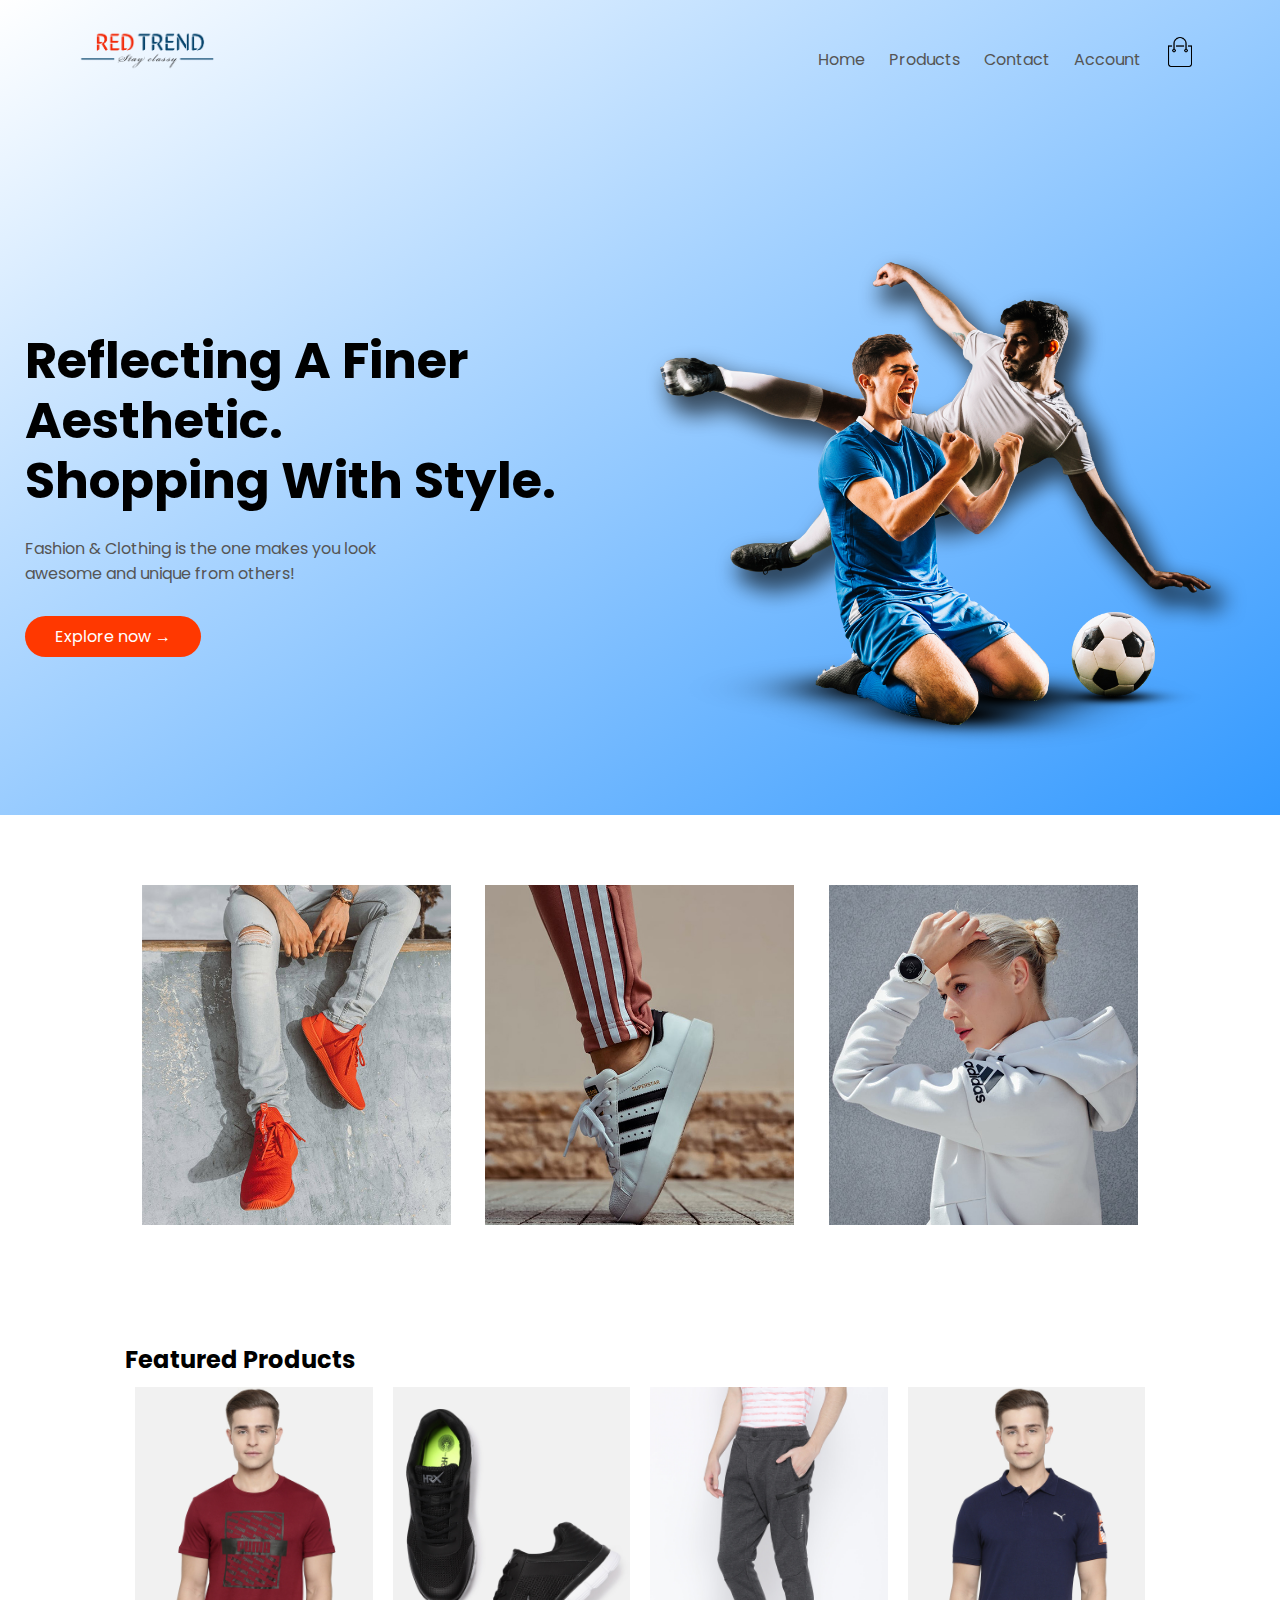
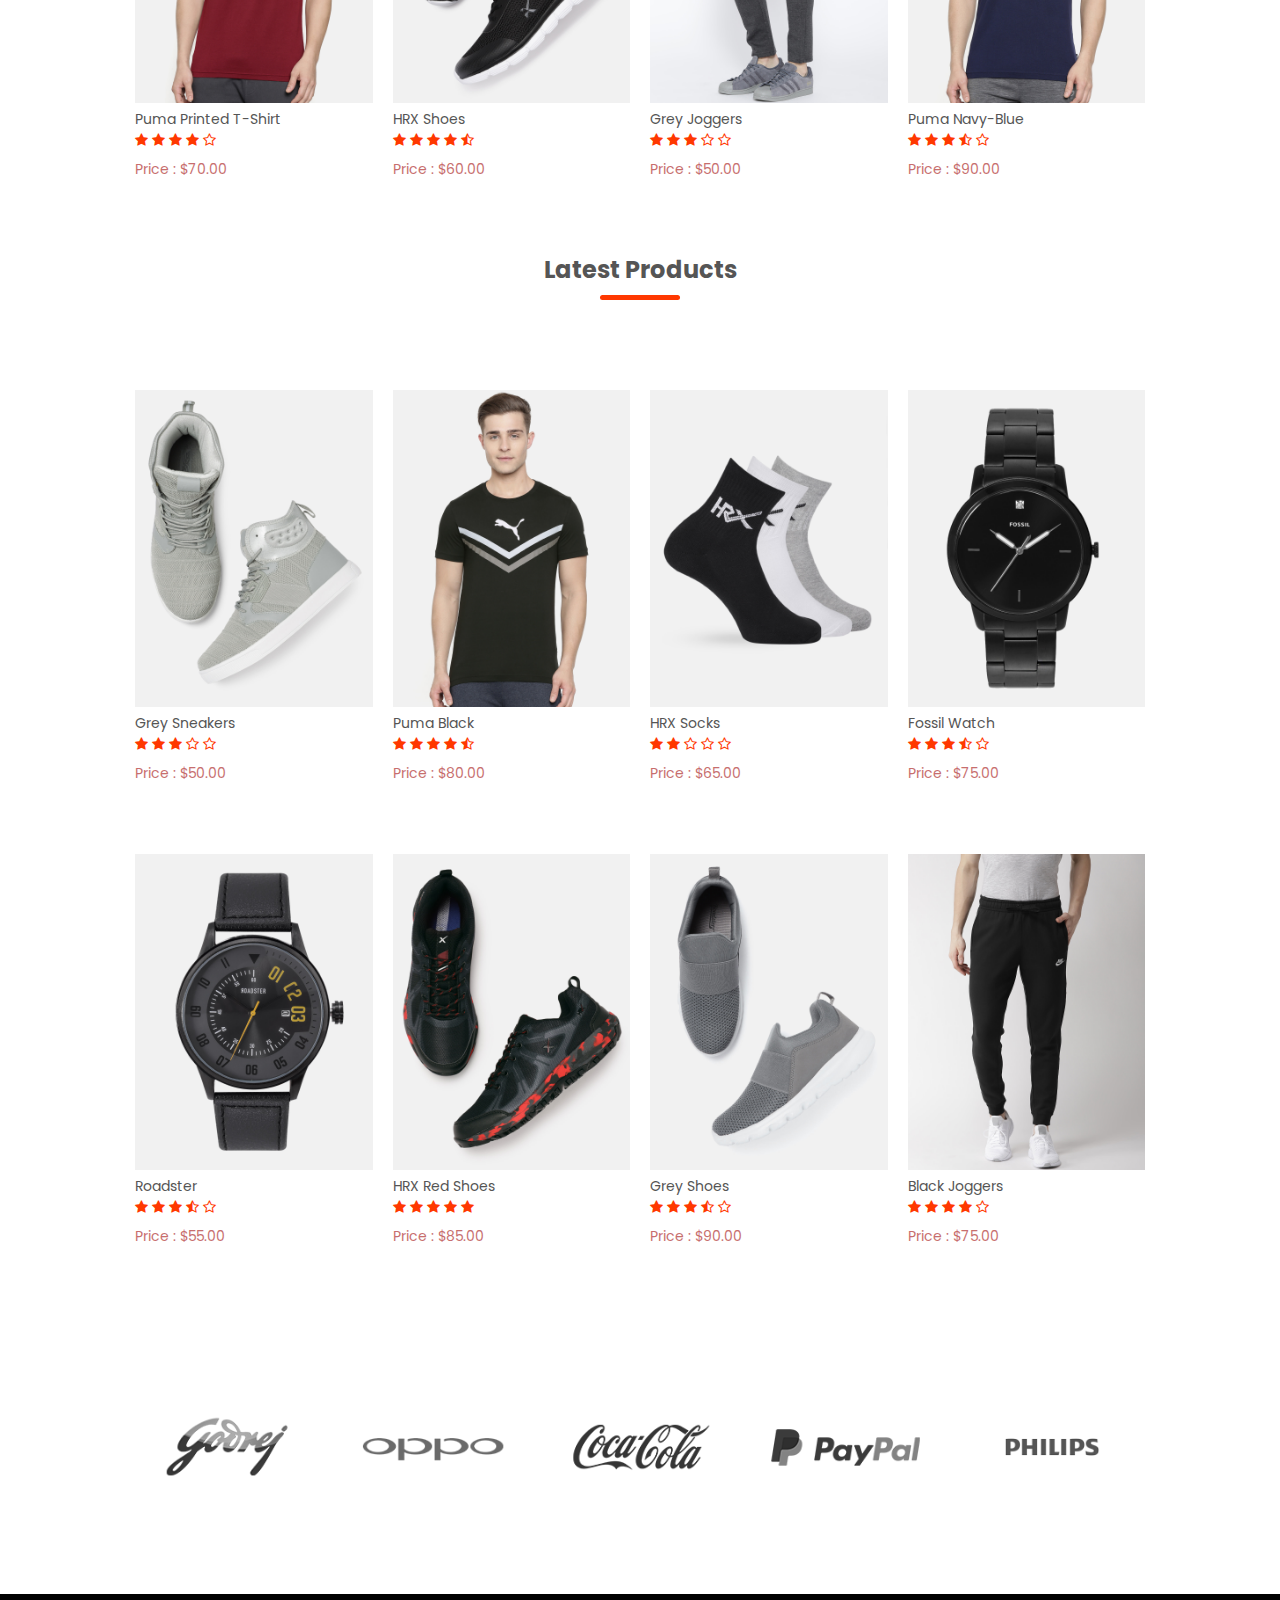
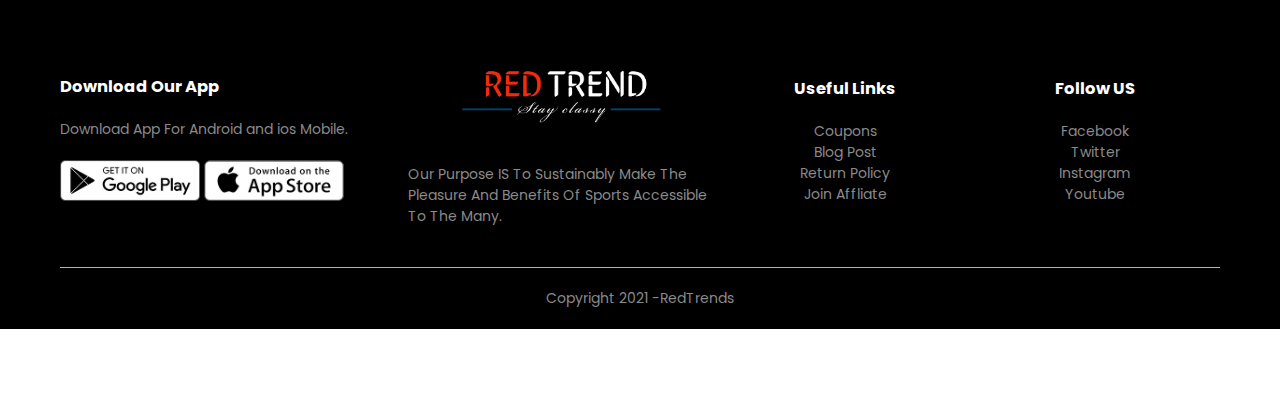
<file: index.html>
<!DOCTYPE html>
<html lang="en">
<head>
    <meta charset="UTF-8">
    <link rel="manifest" href="manifest.json" />
    <meta name="viewport" content="width=device-width, initial-scale=1.0">
    <title>RedTrend | Ecommerce Website </title>
    <link rel="preconnect" href="https://fonts.gstatic.com">
    <link href="https://fonts.googleapis.com/css2?family=Poppins:wght@200;300;400;500;600;700&display=swap" rel="stylesheet">
    <link rel="stylesheet" href="https://stackpath.bootstrapcdn.com/font-awesome/4.7.0/css/font-awesome.min.css">
    <script src="https://ajax.googleapis.com/ajax/libs/jquery/3.5.1/jquery.min.js"></script>
     <!-- font awesome icon -->
    <link rel="stylesheet" href="https://cdnjs.cloudflare.com/ajax/libs/font-awesome/4.7.0/css/font-awesome.min.css">
    <!-- css file -->
    <link rel="stylesheet" href="site.css">
    <link rel="stylesheet" href="app.css">
    <meta name="google-site-verification" content="JaQqbI0APfsz_JIimwzlle5bIM4B2p6N11xTRb55aQE" />
</head>

<body>
<div class="header">
    <div class="container" id="r">
        <div class="navbar">
            <div class="logo">
                <a href="index.html"><img src="images/logo1.png" width="200px"></a>
            </div>
            <nav>
                <div class="logo" id="logo"></div>
                <div class="access">
                    <ul id="MenuItems">
                        <li><a href="index.html">Home</a></li>
                        <li><a href="#" id="prod">Products</a></li>
                        <li><a href="contact.html">Contact</a></li>
                        <li><a href="account.html">Account</a></li>
                        <li><a href="#" id="cart"><img src="images/cart.png" width="30px" height="30px"></a><li>
                    </ul>
                    
                    <!-- <a href="#" id="cart"><i class="fa fa-shopping-cart"></i></a> -->
                </div>      
            </nav>         
            <img src="images/menu.png" class="menu-icon" 
            onclick="menutoggle()">
        </div>
        <div class="row" id="r1">
            <div class="col-2">
                <h1>Reflecting A Finer Aesthetic.<br>Shopping With Style.</h1>
                <p>Fashion & Clothing is the one makes you look <br>awesome and unique from others!</p>
                <a href="#" class="btn" id="prod1">Explore now &#8594;</a>
            </div>
            <div class="col-2">
                <img src="images/image1.png">
            </div>
        </div>
    </div>
</div>

<script>
$(document).ready(function() {
$("#prod").click(function() {
     $('html, body').animate({
         scrollTop: $("#main").offset().top
     }, 1500);
 });
}); 


$(document).ready(function() {
$("#prod1").click(function() {
     $('html, body').animate({
         scrollTop: $("#category").offset().top
     }, 1500);
 });
}); 
</script>

<!---------------features categories-------------->

<div class="categories" id="category">
    <div class="small-container">
       <div class="row">
           <div class="col-3">
               <img src="images/category-1.jpg">
           </div>
           <div class="col-3">
              <img src="images/category-2.jpg">
           </div>
           <div class="col-3">
              <img src="images/category-3.jpg">
           </div>
          </div>
    </div>
</div>  



<!-- main section -->
<main id="main" >

<!-- all categories -->
<section class="categories">
<div class="small-container">
        <h2 id="title">Featured Products</h2>
    <div class="row">
        <div class="col-4 item-container" id="0">
            <div class="card-item">
                <img src="images/product-1.jpg" id="card-img">
                <h4>Puma Printed T-Shirt</h4>
            </div>
            <div class="rating">
               <i class="fa fa-star"></i>
               <i class="fa fa-star"></i>
               <i class="fa fa-star"></i>
               <i class="fa fa-star"></i>
               <i class="fa fa-star-o"></i>
            </div>
            <i class="fa fa-shopping-cart" id="add-to-cart"></i>
            <p id="item-price">Price : $70.00</p>
        </div>

        <div class="col-4 item-container" id="1">
            <div class="card-item">
                <img src="images/product-2.jpg" id="card-img">
                <h4 id="item-name">HRX Shoes</h4>
            </div>
            <div class="rating">
               <i class="fa fa-star"></i>
               <i class="fa fa-star"></i>
               <i class="fa fa-star"></i>
               <i class="fa fa-star"></i>
               <i class="fa fa-star-half-o"></i>
            </div>
            <i class="fa fa-shopping-cart" id="add-to-cart"></i>
            <p id="item-price">Price : $60.00</p>
        </div>

        <div class="col-4 item-container" id="2">
            <div class="card-item">
                <img src="images/product-3.jpg" id="card-img">
                <h4>Grey Joggers</h4>
            </div>
            <div class="rating">
               <i class="fa fa-star"></i>
               <i class="fa fa-star"></i>
               <i class="fa fa-star"></i>
               <i class="fa fa-star-o"></i>
               <i class="fa fa-star-o"></i>
            </div>
            <i class="fa fa-shopping-cart" id="add-to-cart"></i>
            <p id="item-price">Price : $50.00</p>
        </div>

        <div class="col-4 item-container" id="3">
            <div class="card-item">
                <img src="images/product-4.jpg" id="card-img">
                <h4>Puma Navy-Blue</h4>
            </div>
            <div class="rating">
               <i class="fa fa-star"></i>
               <i class="fa fa-star"></i>
               <i class="fa fa-star"></i>
               <i class="fa fa-star-half-o"></i>
               <i class="fa fa-star-o"></i>
            </div>
            <i class="fa fa-shopping-cart" id="add-to-cart"></i>
            <p id="item-price">Price : $90.00</p>
        </div>
    

        <h2 class="title">Latest Products</h2>
        <div class="row">
            <div class="col-4 item-container" id="4">
            <div class="card-item">
                <img src="images/product-5.jpg" id="card-img">
                <h4>Grey Sneakers</h4>
            </div>
                <div class="rating">
                   <i class="fa fa-star"></i>
                   <i class="fa fa-star"></i>
                   <i class="fa fa-star"></i>
                   <i class="fa fa-star-o"></i>
                   <i class="fa fa-star-o"></i>
                </div>
                <i class="fa fa-shopping-cart" id="add-to-cart"></i>
                <p id="item-price">Price : $50.00</p>
            </div>
            <div class="col-4 item-container" id="5">
            <div class="card-item">
               <img src="images/product-6.jpg" id="card-img">
               <h4>Puma Black</h4>
            </div>
               <div class="rating">
                  <i class="fa fa-star"></i>
                  <i class="fa fa-star"></i>
                  <i class="fa fa-star"></i>
                  <i class="fa fa-star"></i>
                  <i class="fa fa-star-half-o"></i>
               </div>
               <i class="fa fa-shopping-cart" id="add-to-cart"></i>
                <p id="item-price">Price : $80.00</p>
           </div>
           <div class="col-4 item-container" id="6">
            <div class="card-item"> 
               <img src="images/product-7.jpg" id="card-img">
               <h4>HRX Socks</h4>
            </div>
               <div class="rating">
                  <i class="fa fa-star"></i>
                  <i class="fa fa-star"></i>
                  <i class="fa fa-star-o"></i>
                  <i class="fa fa-star-o"></i>
                  <i class="fa fa-star-o"></i>
               </div>
               <i class="fa fa-shopping-cart" id="add-to-cart"></i>
                <p id="item-price">Price : $65.00</p>
           </div>
           <div class="col-4 item-container" id="7">
            <div class="card-item">
               <img src="images/product-8.jpg" id="card-img">
               <h4>Fossil Watch</h4>
            </div>
               <div class="rating">
                  <i class="fa fa-star"></i>
                  <i class="fa fa-star"></i>
                  <i class="fa fa-star"></i>
                  <i class="fa fa-star-half-o"></i>
                  <i class="fa fa-star-o"></i>
               </div>
               <i class="fa fa-shopping-cart" id="add-to-cart"></i>
                <p id="item-price">Price : $75.00</p>
           </div>
        </div>

        <div class="row">
            <div class="col-4 item-container" id="8">
            <div class="card-item">
                <img src="images/product-9.jpg" id="card-img">
                <h4>Roadster</h4>
            </div>
                <div class="rating">
                   <i class="fa fa-star"></i>
                   <i class="fa fa-star"></i>
                   <i class="fa fa-star"></i>
                   <i class="fa fa-star-half-o"></i>
                   <i class="fa fa-star-o"></i>
                </div>
                <i class="fa fa-shopping-cart" id="add-to-cart"></i>
                <p id="item-price">Price : $55.00</p>
            </div>
            <div class="col-4 item-container" id="9" >
                <div class="card-item">    
               <img src="images/product-10.jpg" id="card-img">
               <h4>HRX Red Shoes</h4>
               </div>
               <div class="rating">
                  <i class="fa fa-star"></i>
                  <i class="fa fa-star"></i>
                  <i class="fa fa-star"></i>
                  <i class="fa fa-star"></i>
                  <i class="fa fa-star"></i>
               </div>
               <i class="fa fa-shopping-cart" id="add-to-cart"></i>
                <p id="item-price">Price : $85.00</p>
           </div>
           <div class="col-4 item-container" id="10" >
            <div class="card-item">
               <img src="images/product-11.jpg"  id="card-img">
               <h4>Grey Shoes</h4>
            </div>
               <div class="rating">
                  <i class="fa fa-star"></i>
                  <i class="fa fa-star"></i>
                  <i class="fa fa-star"></i>
                  <i class="fa fa-star-half-o"></i>
                  <i class="fa fa-star-o"></i>
               </div>
               <i class="fa fa-shopping-cart" id="add-to-cart"></i>
                <p id="item-price">Price : $90.00</p>
           </div>
           <div class="col-4 item-container" id="11">
            <div class="card-item">
               <img src="images/product-12.jpg"  id="card-img">
               <h4>Black Joggers</h4>
            </div>
               <div class="rating">
                  <i class="fa fa-star"></i>
                  <i class="fa fa-star"></i>
                  <i class="fa fa-star"></i>
                  <i class="fa fa-star"></i>
                  <i class="fa fa-star-o"></i>
               </div>
               <i class="fa fa-shopping-cart" id="add-to-cart"></i>
                <p id="item-price">Price : $75.00</p>
           </div>
        </div>
    </div>
</section>


<section class="categories">

        <div class="card-item" id="card-img item-name"></div>

        <div class="card-item" id="card-img item-name"></div>

        <div class="card-item" id="card-img item-name"></div>

        <div class="card-item" id="card-img item-name"></div>
    
</section>

<section class="categories">
    <section class="categories">

        <div class="card-item" id="card-img item-name"></div>

        <div class="card-item" id="card-img item-name"></div>

        <div class="card-item" id="card-img item-name"></div>

        <div class="card-item" id="card-img item-name"></div>
    
</section>


<!-------------brands----------------->
<div class="brands">
    <div class="small-container">
        <div class="row">
            <div class="col-5">
                <img src="images/logo-godrej.png">
            </div>
            <div class="col-5">
             <img src="images/logo-oppo.png">
         </div>
         <div class="col-5">
             <img src="images/logo-coca-cola.png">
         </div>
         <div class="col-5">
             <img src="images/logo-paypal.png">
         </div>
         <div class="col-5">
             <img src="images/logo-philips.png">
         </div>
        </div>
    </div>
</div>

<!-------------footer----------------->

<div class="footer" id="f">
   <div class="coontainer">
       <div class="row">
           <div class="footer-col-1">
               <h3>Download Our App</h3>
               <p>Download App For Android and ios Mobile.</p>
               <div class="app-logo">
                   <img src="images/play-store.png">
                   <img src="images/app-store.png">
               </div>
             </div>
           <div class="footer-col-2">
            <img src="images/logo2.png">
             <p>Our Purpose IS To Sustainably Make The Pleasure And Benefits Of Sports Accessible To The Many.</p>
         </div>
         <div class="footer-col-3">
             <h3>Useful Links</h3>
             <ul>
                 <li>Coupons</li>
                 <li>Blog Post</li>
                 <li>Return Policy</li>
                 <li>Join Affliate</li>
             </ul>
         </div>
         <div class="footer-col-4">
             <h3>Follow US</h3>
             <ul>
                 <li>Facebook</li>
                 <li>Twitter</li>
                 <li>Instagram</li>
                 <li>Youtube</li>
             </ul>
         </div>
       </div>
       <hr>

       <p class="copyright">Copyright 2021 -RedTrends</p>
   </div>
</div>

<!-------js------->
<script>
    var MenuItems=document.getElementById("MenuItems");

    MenuItems.style.maxHeight="0px";

    function menutoggle(){
    if(MenuItems.style.maxHeight=="0px")
    {
    MenuItems.style.maxHeight="200px";
    }
    else
    {
    MenuItems.style.maxHeight="0px";
    }
    }
</script>
<!-- end of footer section -->
</main>
<!-- end of main -->








<!-- details page section -->
<div id="details-page">
    <div class="details">
        <div class="items-detail">

            <div class="details-card" class="col-2">
                <p id="detail-title">Home / T-Shirt</p>
                <!-- <h1>Puma Printed T-Shirt</h1> -->
                <h4 id="detail-price">$70.00</h4>
                <p id="you-save">You save : (Rs 4,000)</p>
                <select>
                    <option>Select Size</option>
                    <option>XXL</option>
                    <option>XL</option>
                    <option>Large</option>
                    <option>Medium</option>
                    <option>Small</option>
                </select>
                <p id="delievery"><strong>Delivery : </strong> In 3 - 4 days</p>
                <h3>Product Details <i class="fa fa fa-indent"></i> : </h3>
                <p id="spec"></p>
                <button id="carts" class="btn">Add to Cart</button>
                <button id="buy" class="btn">Back</button>
            </div>
        </div>
    </div>
</div>


<!-- end of page detail -->



<!-- cart list section -->
<div id="cart-container">
    <div id="empty-cart">
        <h1>Your Cart is Empty...</h1>
        <img src="images/empty-cart.png">
    </div>

    <div id="cart-with-items">
        <p id="cart-title">Your <strong>Cart</strong></p>
        <div class="cart-column" style="background-color: #ff9933">
            <h3>Product</h3>
            <h3>Product Name</h3>
            <h3>Total </h3>
            <h3>Quantity</h3>
            <h3>Remove</h3>
        </div>
        <div id="item-body">
        </div>
        <div id="total">
            <h3 id="total-items"></h3>
            <h3 id="total-amount"></h3>
            <h3 id="you-saved"></h3>
        </div>
        <div class="btn2">
            <a href="checkout.html">Checkout</a> 
        </div>
    </div>
</div>
<script src="/app.js"></script>
<script src="site.js"></script>
</body>
</html>
</file>
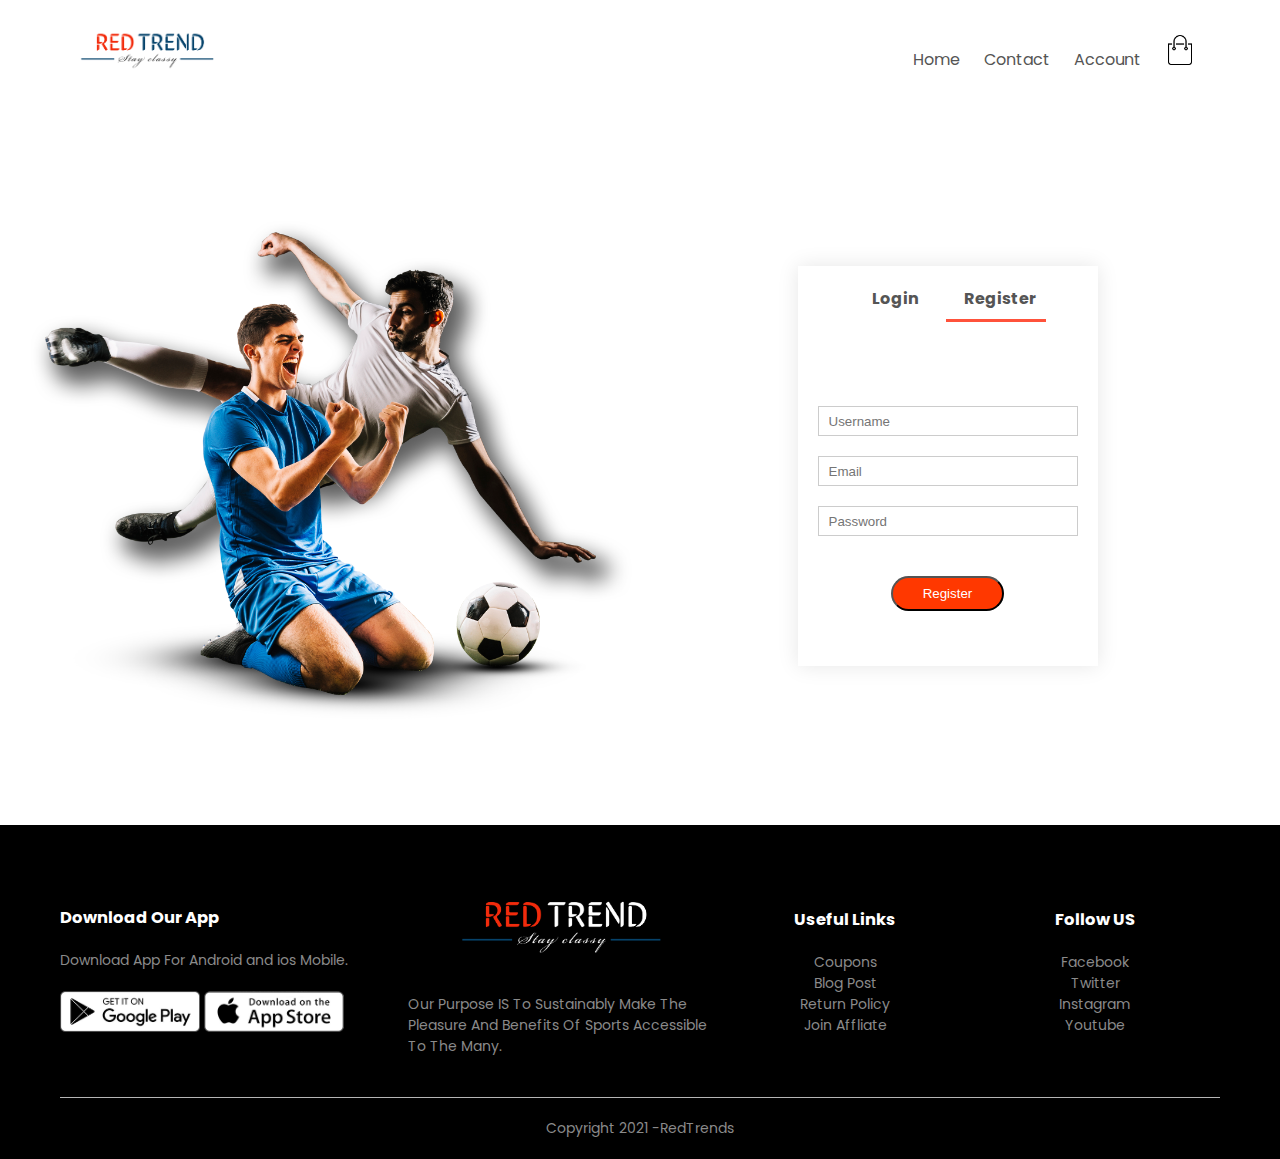
<file: account.html>
<!DOCTYPE html>
<html lang="en">
<head>
    <meta charset="UTF-8">
    <link rel="manifest" href="manifest.json" />
    <meta http-equiv="X-UA-Compatible" content="IE=edge">
    <meta name="viewport" content="width=device-width, initial-scale=1.0">
    <title>All Products RedTrend | Ecommerce Website </title>
    <link rel="stylesheet" href="app.css">
    <link rel="preconnect" href="https://fonts.gstatic.com">
<link href="https://fonts.googleapis.com/css2?family=Poppins:wght@200;300;400;500;600;700&display=swap" rel="stylesheet">
<link rel="stylesheet" href="https://stackpath.bootstrapcdn.com/font-awesome/4.7.0/css/font-awesome.min.css">
</head>
<body>
 
    <div class="container">
        <div class="navbar">
            <div class="logo">
                <a href="index.html"><img src="images/logo1.png" width="200px"></a>
            </div>
            <nav>
                <ul id="MenuItems">
                    <li><a href="index.html">Home</a></li>
                    <li><a href="contact.html">Contact</a></li>
                    <li><a href="account.html">Account</a></li>
                    <li><a href="index.html" id="cart"><img src="images/cart.png" width="30px" height="30px"></a><li></li>
                </ul>
            </nav>
            <img src="images/menu.png" class="menu-icon" 
            onclick="menutoggle()">
        </div>
    </div>
<!---------account-page------>

<div class="account-page">
    <div class="container">
        <div class="row">
            <div class="col-2">
                <img src="images/image1.png" width="100%">
            </div>

            <div class="col-2">
               <div class="form-container">
                   <div class="form-btn1">
                       <span onclick="login()">Login</span>
                       <span onclick="register()">Register</span>
                       <hr id="Indicator">
                   </div>
                    
                   <form id="LoginForm">
                       <input type="text" placeholder="Username">
                       <input type="password" placeholder="Password">
                       <button type="submit" class="btn">Login</button>
                       <a href="">Forget Password</a>
                   </form>

                   <form id="RegForm">
                    <input type="text" placeholder="Username">
                    <input type="email" placeholder="Email">
                    <input type="password" placeholder="Password">
                    <button type="subit" class="btn">Register</button>
                </form>
                
                   

               </div>
            </div>
        </div>
    </div>
</div>

<!-------------footer----------------->

          <div class="footer">
              <div class="coontainer">
                  <div class="row">
                      <div class="footer-col-1">
                          <h3>Download Our App</h3>
                          <p>Download App For Android and ios Mobile.</p>
                          <div class="app-logo">
                              <img src="images/play-store.png">
                              <img src="images/app-store.png">
                          </div>
                        </div>
                      <div class="footer-col-2">
                       <img src="images/logo2.png">
                        <p>Our Purpose IS To Sustainably Make The Pleasure And Benefits Of Sports Accessible To The Many.</p>
                    </div>
                    <div class="footer-col-3">
                        <h3>Useful Links</h3>
                        <ul>
                            <li>Coupons</li>
                            <li>Blog Post</li>
                            <li>Return Policy</li>
                            <li>Join Affliate</li>
                        </ul>
                    </div>
                    <div class="footer-col-4">
                        <h3>Follow US</h3>
                        <ul>
                            <li>Facebook</li>
                            <li>Twitter</li>
                            <li>Instagram</li>
                            <li>Youtube</li>
                        </ul>
                    </div>
                  </div>
                  <hr>
                  <p class="copyright">Copyright 2021 -RedTrends</p>
              </div>
          </div>

<!-------js------->
<script src="/app.js"></script>
<script>
    var MenuItems=document.getElementById("MenuItems");

    MenuItems.style.maxHeight="0px";

    function menutoggle(){
        if(MenuItems.style.maxHeight=="0px")
        {
            MenuItems.style.maxHeight="200px";
        }
        else
        {
            MenuItems.style.maxHeight="0px";
        }
    }
</script>

<!----------js for toggle form ----------->

<script>
    var LoginForm=document.getElementById("LoginForm");
    var RegForm=document.getElementById("RegForm");
    var Indicator=document.getElementById("Indicator");

   function register()
   {
       RegForm.style.transform="translateX(0px)";
       LoginForm.style.transform="translateX(0px)";
       Indicator.style.transform="translateX(100px)";
   }
   function login()
   {
       RegForm.style.transform="translateX(300px)";
       LoginForm.style.transform="translateX(300px)";
       Indicator.style.transform="translateX(0px)";
   }

</script>

</body>
</html>
</file>
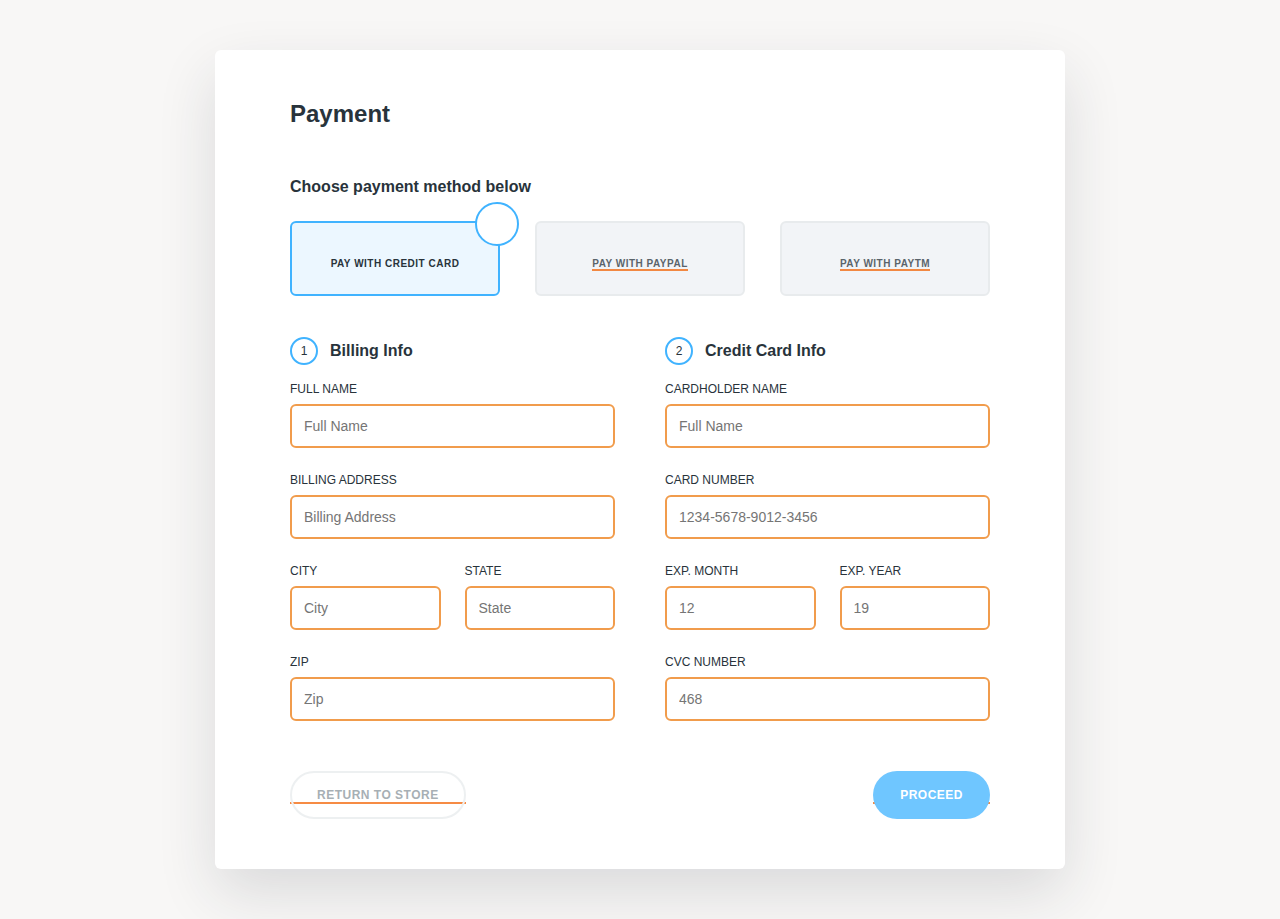
<file: checkout.html>
<!DOCTYPE html>
<html lang="en">
<head>
    <meta charset="UTF-8">
    <link rel="manifest" href="manifest.json" />
    <meta http-equiv="X-UA-Compatible" content="IE=edge">
    <meta name="viewport" content="width=device-width, initial-scale=1.0">
    <link rel="stylesheet" href="checkout.css">
    <title>Document</title>
</head>
<body>
    <article class="card">
        <div class="container">
            <div class="card-title">
                <h2>Payment</h2>
            </div>
            <div class="card-body">
                <div class="payment-type">
                    <h4>Choose payment method below</h4>
                    <div class="types flex justify-space-between">
                        <div class="type selected">
                            <div class="logo">
                                <i class="far fa-credit-card"></i>
                            </div>
                            <div class="text">
                                <p>Pay with Credit Card</p>
                            </div>
                        </div>
                        <div class="type">
                            <div class="logo">
                                <i class="fab fa-paypal"></i>
                            </div>
                            <div class="text">
                                <p><a style="text-decoration: none;" href="https://www.paypal.com/us/signin">Pay with paypal</a></p>
                            </div>
                        </div>
                        <div class="type">
                            <div class="logo">
                                <i class="fab fa-paytm"></i>
                            </div>
                            <div class="text">
                                <p><a style="text-decoration: none;" href="https://paytm.com/credit-card-bill-payment">Pay with paytm</a></p>
                            </div>
                        </div>
                    </div>
                </div>
                <div class="payment-info flex justify-space-between">
                    <div class="column billing">
                        <div class="title">
                            <div class="num">1</div>
                            <h4>Billing Info</h4>
                        </div>
                        <div class="field full">
                            <label for="name">Full Name</label>
                            <input id="name" type="text" placeholder="Full Name">
                        </div>
                        <div class="field full">
                            <label for="address">Billing Address</label>
                            <input id="address" type="text" placeholder="Billing Address">
                        </div>
                        <div class="flex justify-space-between">
                            <div class="field half">
                                <label for="city">City</label>
                                <input id="city" type="text" placeholder="City">
                            </div>
                            <div class="field half">
                                <label for="state">State</label>
                                <input id="state" type="text" placeholder="State">
                            </div>
                        </div>
                        <div class="field full">
                            <label for="zip">Zip</label>
                            <input id="zip" type="text" placeholder="Zip">
                        </div>
                    </div>
                    <div class="column shipping">
                        <div class="title">
                            <div class="num">2</div>
                            <h4>Credit Card Info</h4>
                        </div>
                        <div class="field full">
                            <label for="name">Cardholder Name</label>
                            <input id="name" type="text" placeholder="Full Name">
                        </div>
                        <div class="field full">
                            <label for="address">Card Number</label>
                            <input id="address" type="text" placeholder="1234-5678-9012-3456">
                        </div>
                        <div class="flex justify-space-between">
                            <div class="field half">
                                <label for="city">Exp. Month</label>
                                <input id="city" type="text" placeholder="12">
                            </div>
                            <div class="field half">
                                <label for="state">Exp. Year</label>
                                <input id="state" type="text" placeholder="19">
                            </div>
                        </div>
                        <div class="field full">
                            <label for="zip">CVC Number</label>
                            <input id="zip" type="text" placeholder="468">
                        </div>
                    </div>
                </div>
            </div>
            <div class="card-actions flex justify-space-between">
                <div class="flex-start">
                    <a href="index.html"><button class="button button-secondary">Return to Store</button></a>
                </div>
                <div class="flex-end">
                    <a href="final.html"><button class="button button-primary">Proceed</button></a>
                </div>
            </div>
        </div>
    </article>
</body>
<script src="/app.js"></script>
<script src="site.js"></script>
</html>
</file>
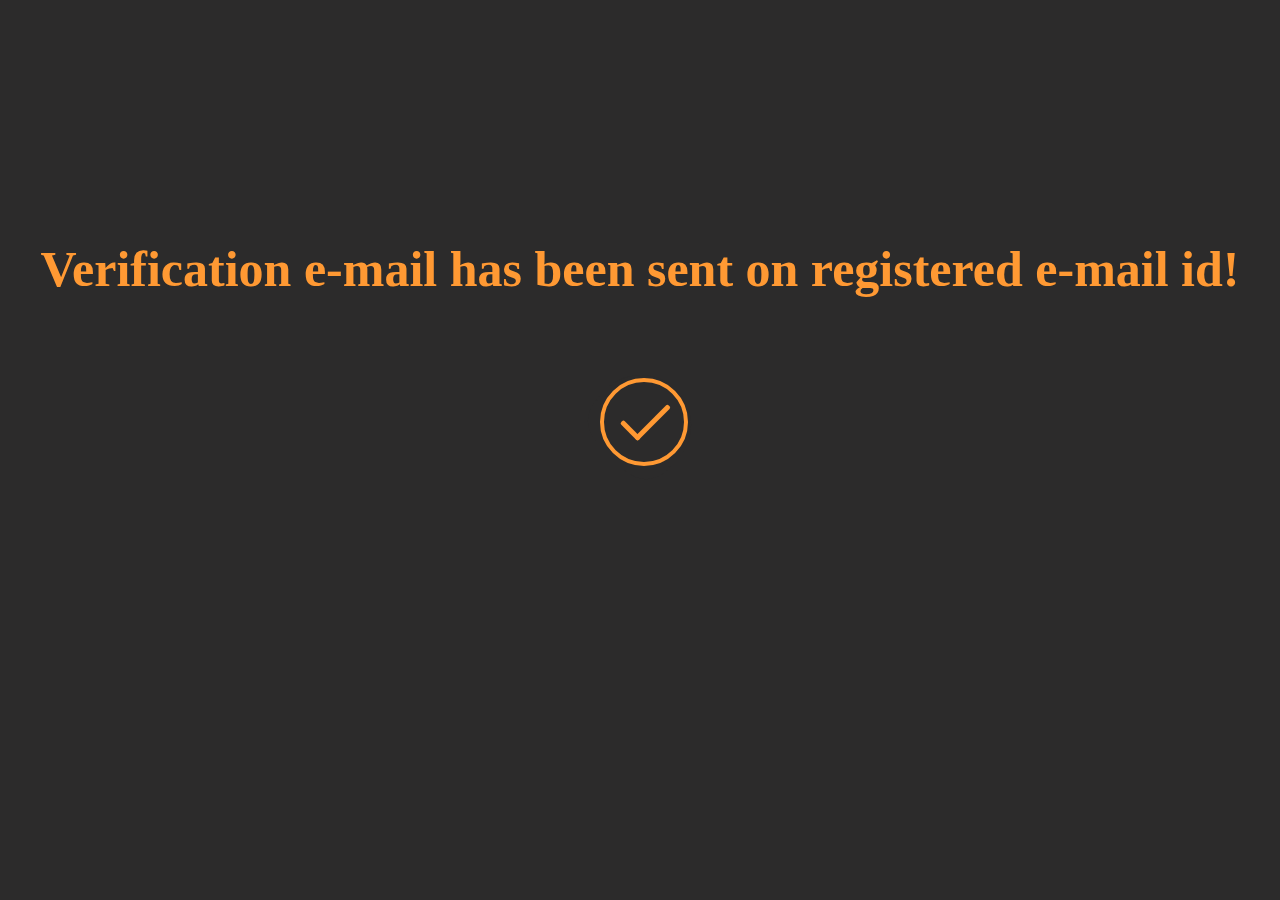
<file: final.html>
<!DOCTYPE html>
<html lang="en">
<head>
    <meta charset="UTF-8">
    <link rel="manifest" href="manifest.json" />
    <meta http-equiv="X-UA-Compatible" content="IE=edge">
    <meta name="viewport" content="width=device-width, initial-scale=1.0">
    <title>Document</title>
    <link rel="stylesheet" href="final.css">
</head>
<body>
    <div>
        <h1>Verification e-mail has been sent on registered e-mail id!</h1>
    </div>
    <div class="success-checkmark">
        <div class="check-icon">
          <span class="icon-line line-tip"></span>
          <span class="icon-line line-long"></span>
          <div class="icon-circle"></div>
          <div class="icon-fix"></div>
        </div>
      </div>
      <script src="/app.js"></script>
</body>
</html>
</file>
<file: site.css>
#cart{
    position: relative;
    top: 2px;
}
/* main section */
#main{
    margin-top: 5rem;
}

.categories{
    margin-top: 25px;
}
.title-container{
    display: flex;
    justify-content: space-between;
    background: white;
    padding: 1rem 0.5rem;
}
.item-container{
    background: white;
    position: relative;
    background: white;
    padding: 15px 12px;
    position: relative;
}
.item-container:hover{
    background: #E6E6E6;
    transition: all 0.7s ease-in-out;
}
/* .item-container:hover #card-img{
    transform: scale(1.1);
    transition: all 0.7s ease-in-out;
} */
.card-item{
    cursor: pointer;
}
#add-to-cart{
    font-size: 2rem;
    color: rgb(155, 85, 96);
    position: absolute;
    bottom: 1rem;
    right: 0.8rem;
    cursor: pointer;
    opacity: 0;
    
}
.item-container:hover #add-to-cart{
    transition: all 0.7s ease-in-out;
    opacity: 1;
}
#item-price{
    color: rgb(199, 110, 110);
    text-align: left;
    margin-top: 0.5rem;
}

#you-save{
    font-size: 1.2rem;
    
    color: rgb(106, 146, 161);
}
#delievery{
    margin-top: 1.5rem;
    font-size: 1.2rem;
}
#spec{
    margin-top: 0.5rem;
    font-size: 1.2rem;
}
.items-detail  ul li{
    position: relative;
    margin: 0.5rem 0;
    font-family: sans-serif;
    list-style-position: inside;
}
.items-detail button{
    font-size: 1.5rem;
    padding: 0.3rem;
    text-align: center;
    margin-top: 0.5rem;
    outline: none;
    border: none;
}

/* Details page */
#details-page{
    background: rgba(128, 128, 128, 0.356);
    position: fixed;
    top: 0;
    bottom: 0;
    right: 0;
    left: 0;
    display: none;
    transition: all 0.3s ease-in-out;
}
.details{
    position: relative;
    height: 80vh;
    display: flex;
    align-items: center;
    justify-content: center;
}
.items-detail{
    position: relative;
    display: grid;
    grid-template-columns: auto auto;
    grid-column-gap: 1rem;
    background: white;
    width: 40vw;
    height: 70vh;

}
.image-container{
    padding: 0.8rem;
    margin-top: 3rem;
}
#details-img{
    width: 15rem;
    height: 15rem;
}


#detail-title{
    margin-top: 1rem;
    color: teal;
    font-size: 2.5rem;
}
#detail-price{
    margin-top: 1.5rem;
    color: rgb(199, 110, 110);
    font-size: 1.5rem;
}
#you-save{
    font-size: 1.2rem;
    
    color: rgb(106, 146, 161);
}
#delievery{
    margin-top: 1.5rem;
    font-size: 1.2rem;
}
#spec{
    margin-top: 0.5rem;
    font-size: 1.2rem;
}
.items-detail  ul li{
    position: relative;
    margin: 0.5rem 0;
    font-family: sans-serif;
    list-style-position: inside;
}
.items-detail button{
    font-size: 1.2rem;
    padding: 0.6rem;
    text-align: center;
    margin-top: 0.8rem;
    margin-right: 0.9rem;
    outline: none;
    border: none;
}
/* cart list section*/
#cart-container{
    display: none;
    margin-top: 5rem;
}
#cart-title{
    font-size: 3.5rem;
    text-align: center;
    font-family: sans-serif;
    color: #111;
}
#empty-cart{
    display: none;
    margin-top: 1rem;
    margin-bottom: 4rem;
    text-align: center;
    font-size: larger;
    color: rgb(247, 75, 12);
}
#empty-cart img{
    height: 450px;
}

#cart-with-items{
    display: none;
    margin-top: 1rem;
}

.cart-column{
    display: grid;
    padding: 1rem;
    margin: 2rem;
    grid-template-columns: repeat(5,1fr);
}
.cart-list{
    display: grid;
    grid-template-columns: repeat(5,1fr);
    margin-left: 2rem;
    margin-right: 2rem;
    margin-top: 0.7rem;
    position: relative;
    padding:0.5rem 1rem;
    background: white;
}
.list-name,.pay,.quantity,#remove{
    padding: 1.2rem 0.2rem;
}
#list-img{
    width: 5rem;
    height: 5rem;
}
#total{
    display: none;
    position: relative;
    margin-top: 3rem;
    margin-right: 15rem;
    float: right;
    background: rgb(247, 247, 247);
    font-family: Verdana, Geneva, Tahoma, sans-serif;
    line-height: 35px;
    font-size: 20px;
    padding: 1rem;
    color: #111;
    letter-spacing: 0.1rem;
    margin-bottom: 2rem;
    border: 2px rgb(228, 43, 10) solid;
}
#you-saved{
    color: rgb(101, 99, 102);
}

/* media queries for responsive view */
@media only screen and (min-width : 800px){
    .card{
        grid-template-columns: repeat(4,1fr);
    }
    .footer{
        grid-template-columns: auto auto auto;
    }
    #account{
        display: inline;
    }
    #bars{
        display: none;
    }
}

@media only screen and (max-width : 800px){
    .items-detail{
        display: block;
        width: 70vw;
        height: 70vh;
        padding: 0 4.5rem;
    }
    #details-img{
        width: 8rem;
        height: 9rem;
    }
    #detail-title{
        font-size: 1.7rem;
        margin-top: 0rem;
    }
    #detail-price,#delievery{
        margin-top: 0.5rem;
    }
    #spec,.items-detail  ul{
        display: none;
    }
    .image-container{
        padding: 1rem;
        margin-top: 1rem;
    }
}
</file>
<file: app.css>
*{
    margin: 0;
    padding: 0;
    box-sizing: border-box;
}
body{
    font-family: 'Poppins', sans-serif;
}
.navbar{
    display: flex;
    align-items: center;
    padding: 20px;
}
nav{
    flex: 1;
    text-align: right;
}
nav ul{
    display: inline-block;
    list-style: none;
}
nav ul li{
    display: inline-block;
    margin-right: 20px;  /*space between menus*/
}
a{
    text-decoration: none;
    color: #555;
}
p{
    color: #555;
}
.container{
    max-width:1300px;
    margin: auto;
    padding-left: 25px;
    padding-right:25px;   
}
.row{
    display: flex;
    align-items: center;
    flex-wrap: wrap;
    justify-content: space-around;
}
/* For image and h1*/
.col-2{
    flex-basis: 50%;
    min-width: 300px;
}
.col-2 img{
    max-width:100%;
    padding: 50px 0;
}

.col-2 h1{
    font-size: 50px;
    line-height:60px;
    margin:25px 0;
}
/*button */
.btn{
    display: inline-block;
    background: #ff3800;
    color: #fff;
    padding: 8px 30px;
    margin: 30px 0;
    border-radius:30px ;
    transition: background 0.5s;
}
.btn:hover{
    background: #7f1734;

}
.header{
    background: linear-gradient(to bottom right, #ffffff 0%, #3399ff 100%);
}
.header .row{
    margin-top: 70px;
}
.categories{
    margin: 70px 0;
}
.col-3{
    flex-basis: 30%;
    min-width: 250px;
    margin-bottom: 30px;
}
.col-3 img{
    width: 100%;
}
.small-container{
    max-width: 1080px;
    margin: auto;
    padding-left: 25px;
    padding-right: 25px;
}
.col-4{
    flex-basis: 25%;
    padding: 10px;
    min-width: 200px;
    margin-bottom: 50px;
    transition: transform 0.3s ease;
}
.col-4 img{
    width: 100%;
}
.title{
    text-align: center;
    margin: 0 auto 80px;
    position: relative;
    line-height: 60px;
    color: #555;
}
.title::after{
    content: '';
    background: #ff3800;
    width:80px;
    height:5px;
    border-radius: 5px;
    position: absolute;
    bottom: 0;
    left: 50%;
    transform: translateX(-50%);
}
h4{
    color: #555;
    font-weight: normal;
}
.col-4{
    font-size: 14px;
}
.rating .fa{
    color: #ff3800;
}
.col-4:hover{
    transform: translateY(-5px);
}

.btn2{
    display: flex;
    background: #0a0a0a;
    color: #fff;
    padding: 20px 30px;
    margin: 30px 0;
    border-radius:30px ;
    transition: background 0.5s; 
    margin-top: 14rem; 
    margin-left: 30rem;
    margin-right: 30rem;
    height: 4rem;
    text-align: center;
    justify-content: center;
    cursor: pointer;
    border: 2px rgb(235, 54, 54) solid;
}
.btn2 a{
    color: white;
}

/*----offer------*/
.offer{
    background: linear-gradient(to bottom right, #ffffff 0%, #3399ff 100%);
    margin-top: 80px;
    padding: 30px 0;
}
.col-2 .offer-img{
    padding: 50px;
}
small{
    color: #555;
}
/*-----------testimonial---------- */
.testimonial{
    padding-top: 100px;
}
.testimonial .col-3{
    text-align: center;
    padding: 40px 20px;
    box-shadow: 0 0 20px 0px rgba(0,0,0,0.1);
    cursor: pointer;
    transition: transform 0.5s;
}
.testimonial .col-3 img{
    width: 50px;
    margin-top: 20px;
    border-radius:50%;
}
.testimonial .col-3:hover{
    transform: translateY(-10px);
}
.fa.fa-quote-left{
    font-size: 34px;
    color: #ff3800;
}
.col-3 p{
    font-size: 12px;
    margin: 12px 0;
    color: #777;
}
.testimonial .col-3 h3{
    font-weight: 600;
    color: #555;
    font-size: 16px;
}

/* ----------brands---------*/

.brands{
    margin: 100px auto;
}
.col-5{
    width: 160px;
}
.col-5 img{
    width: 100%;
    cursor: pointer;
    filter: grayscale(100%);
}
.col-5 img:hover{
    filter: grayscale(0);
}

/* ------footer-------*/
.footer{
     background: #000;
     color: #8a8a8a;
     font-size: 14px;
     padding: 60px 60px 20px;
}
.footer p{
    color: #8a8a8a;
}
.footer h3{
   color: #fff;
   margin-bottom: 20px;
}
.footer-col-1, .footer-col-2, .footer-col-3, .footer-col-4{
    min-width: 250px;
    margin-bottom:20px ;
}
.footer-col-1{
    flex-basis: 30%;
}
.footer-col-2{
    flex:1;
    text-align: centre;
}
.footer-col-2 img{
    width: 300px;
    margin-bottom: 20px;
    text-align: center;
}
.footer .col-2 p{
    text-align: center;
}
.footer-col-3, .footer-col-4{
    flex-basis: 12%;
    text-align: center;
}
ul{
    list-style-type: none;
}
.app-logo{
    margin-top: 20px;
}
.app-logo img{
    width: 140px;
}
.footer hr{
    border: none;
    background: #b5b5b5;
    height: 1px;
    margin: 20px 0;
}
.copyright{
    text-align: center;
}

.menu-icon{
    width: 28px;
    margin-left: 20px;
    display: none;
}

/* --------------Media query---------*/

@media only screen and (max-width:800px){
    nav ul{
        position: absolute;
        top: 70px;
        left: 0;
        background: #333;
        width: 100%;
        overflow: hidden;
        transition: max-height 0.5s;
    }
    nav ul li{
        display: block;
        margin-right: 50px;
        margin-top: 10px;
        margin-bottom: 10px;
    }
    nav ul li a{
        color: #fff;
    }
    .menu-icon{
        display: block;
        cursor: pointer;
    }
}

/*--------------all products----------*/

.row-2{
    justify-content: space-between;
    margin:100px auto 50px ;
}
select{
    border: 1px solid #ff523b;
    padding: 5px;
}
select:focus{
    outline: none;
}

.page-btn{
    margin: 0 auto 80px;
}

.page-btn span{
    display: inline-block;
    border: 1px solid #ff523b;
    margin-left: 10px;
    width: 40px;
    height: 40px;
    text-align: center;
    line-height:40px ;
    cursor: pointer;
}
.page-btn span:hover{
    background: #ff523b;
    color: #fff;
}


/*----single product details------*/

.single-product{
    margin-top: 80px;
}
.single-product .col-2 img{
    padding: 0;
} 
.single-product .col-2 {
   padding: 20px;
   margin-bottom: 20px;
}
.single-product h4{
    margin: 20px 0;
    font-size: 22px;
    font-weight: bold;
}
.single-product select{
    display: block;
    padding: 10px;
    margin-top: 20px;
}
.single-product input{
    width: 50px;
    height: 40px;
    padding-left: 10px;
    font-size: 20px;
    margin-right: 10px;
    border:1px solid #ff523b ;
}
input:focus{
    outline: none;
}
.single-product .fa{
    color: #ff523b;
    margin-left: 10px;
}
.small-img-row{
    display: flex;
    justify-content: space-between;
}
.small-img-col{
    flex-basis: 24%;
    cursor: pointer;    
}

/*----cart items----*/

.cart-page{
    margin: 80px;
    cursor: pointer;
}
table{
    width: 100%;
    border-collapse: collapse ;
}
.cart-info{
    display: flex;
    flex-wrap: wrap;
}
th{
    text-align:left;
    padding: 5px;
    color: #fff;
    background: #ff523b;
    font-weight: normal;
}
td{
    padding: 10px 5px;
}
td input{
    width: 40px;
    height: 30px;
    padding: 5px;
}
td a{
    color: #ff523b;
    font-size: 12px;
}
td img{
    width: 80px;
    height: 80px;
    margin-left:10px ;
}
.total-price{
    display: flex;
    justify-content: flex-end;
}
.total-price table{
    border-top: 3px solid #ff523b;
    width: 100%;
    max-width: 400px;
}
td:last-child{
    text-align: right;
}
th:last-child{
    text-align: right;
}

/*--------account-page-----------*/
.account-page{
    padding: 40px 0;
    background: #fff;
}
.form-container{
    background: #fff;
    width: 300px;
    height: 400px;
    position: relative;
    text-align: center;
    padding: 20px 0;
    margin: auto;
    box-shadow: 0 0 20px 0 rgba(0,0,0,0.1);
    overflow: hidden;
}
.form-container span{
    font-weight: bold;
    padding: 0 10px;
    color: #555;
    cursor: pointer;
    width: 100px;
    display: inline-block;
}
.form-btn1{
    display: inline-block;
    
}
.form-container form{
    max-width: 300px;
    padding: 0 20px;
    position: absolute;
    top: 130px;
    transition: transform 1s;
 }
form input{
    width: 100%;
    height: 30px;
    margin: 10px 0;
    padding: 0 10px;
    border: 1px solid #ccc;
}
.form-btn{
    width: 100%;
    border: none;
    cursor: pointer;
    margin: 10px 0; 
}
form .btn:focus{
   outline: none;
}

#LoginForm{
  left: -300px;
}
#RegForm{
   left: 0;
}
form a{
  font-size: 12px;
}

#Indicator{
    width: 100px;
    border: none;
    background:#ff523b;
    height: 3px;
    margin-top:8px;
    transform: translateX(100px);
    transition: transform 1s;
}


/*media query for less than 600 screen size*/

@media only screen and (max-width:600px){
    .row{
        text-align: center;
    }
    .col-2, .col-3, .col-4{
        flex-basis: 100%;
    }
    .single-product h4,h1,p{
     text-align: left;
    }
    .single-product .col-2{
   padding: 20px 0;
    }
    .single-product h1{
    font-size: 26px;
    line-height: 32px;
    }
    
}
</file>
<file: checkout.css>
body {
    background: #f8f7f6;
    color: #28333b;
    font-family: 'DM Sans', sans-serif;
    font-size: 1em;
    padding: 0px 25px;
  }
  body a {
    color: #28333b;
    text-decoration: none;
    border-bottom: 2px solid rgb(243, 101, 6);
    opacity: 0.75;
    transition: all 0.5s ease;
  }
  body a:hover {
    border-bottom: 2px solid rgb(243, 101, 6);
    opacity: 1;
  }
  .field {
    margin-bottom: 25px;
  }
  .field.full {
    width: 100%;
  }
  .field.half {
    width: calc(50% - 12px);
  }
  .field label {
    display: block;
    text-transform: uppercase;
    font-size: 12px;
    margin-bottom: 8px;
  }
  .field input {
    padding: 12px;
    border-radius: 6px;
    border: 2px solid #f19c4c;
    display: block;
    font-size: 14px;
    width: 100%;
    box-sizing: border-box;
  }
  .field input:placeholder {
    color: #e8ebed !important;
  }
  .flex {
    display: flex;
    flex-direction: row wrap;
    align-items: center;
  }
  .flex.justify-space-between {
    justify-content: space-between;
  }
  .card {
    padding: 50px;
    margin: 50px auto;
    max-width: 850px;
    background: #fff;
    border-radius: 6px;
    box-sizing: border-box;
    box-shadow: 0px 24px 60px -1px rgba(37,44,54,0.14);
  }
  .card .container {
    max-width: 700px;
    margin: 0 auto;
  }
  .card .card-title {
    margin-bottom: 50px;
  }
  .card .card-title h2 {
    margin: 0;
  }
  .card .card-body .payment-type,
  .card .card-body .payment-info {
    margin-bottom: 25px;
  }
  .card .card-body .payment-type h4 {
    margin: 0;
  }
  .card .card-body .payment-type .types {
    margin: 25px 0;
  }
  .card .card-body .payment-type .types .type {
    width: 30%;
    position: relative;
    background: #f2f4f7;
    border: 2px solid #e8ebed;
    padding: 25px;
    box-sizing: border-box;
    border-radius: 6px;
    cursor: pointer;
    text-align: center;
    transition: all 0.5s ease;
  }
  .card .card-body .payment-type .types .type:hover {
    border-color: #28333b;
  }
  .card .card-body .payment-type .types .type:hover .logo,
  .card .card-body .payment-type .types .type:hover p {
    color: #28333b;
  }
  .card .card-body .payment-type .types .type.selected {
    border-color: #40b3ff;
    background: rgba(64,179,255,0.1);
  }
  .card .card-body .payment-type .types .type.selected .logo {
    color: #40b3ff;
  }
  .card .card-body .payment-type .types .type.selected p {
    color: #28333b;
  }
  .card .card-body .payment-type .types .type.selected::after {
    content: '\f00c';
    font-family: 'Font Awesome 5 Free';
    font-weight: 900;
    position: absolute;
    height: 40px;
    width: 40px;
    top: -21px;
    right: -21px;
    background: #fff;
    border: 2px solid #40b3ff;
    border-radius: 50%;
    display: flex;
    align-items: center;
    justify-content: center;
  }
  .card .card-body .payment-type .types .type .logo,
  .card .card-body .payment-type .types .type p {
    transition: all 0.5s ease;
  }
  .card .card-body .payment-type .types .type .logo {
    font-size: 48px;
    color: #8a959c;
  }
  .card .card-body .payment-type .types .type p {
    margin-bottom: 0;
    font-size: 10px;
    text-transform: uppercase;
    font-weight: 600;
    letter-spacing: 0.5px;
    color: #8a959c;
  }
  .card .card-body .payment-info .column {
    width: calc(50% - 25px);
  }
  .card .card-body .payment-info .title {
    display: flex;
    flex-direction: row;
    align-items: center;
  }
  .card .card-body .payment-info .title .num {
    height: 24px;
    width: 24px;
    border-radius: 50%;
    border: 2px solid #40b3ff;
    display: flex;
    align-items: center;
    justify-content: center;
    text-align: center;
    margin-right: 12px;
    font-size: 12px;
  }
  footer {
    margin: 50px auto;
    max-width: 850px;
    text-align: center;
  }
  .button {
    text-transform: uppercase;
    font-weight: 600;
    font-size: 12px;
    letter-spacing: 0.5px;
    padding: 15px 25px;
    border-radius: 50px;
    cursor: pointer;
    transition: all 0.5s ease;
    background: transparent;
    border: 2px solid transparent;
  }
  .button.button-link {
    padding: 0 0 2px;
    margin: 0 25px;
    border-bottom: 2px solid rgba(64,179,255,0.5);
    border-radius: 0;
    opacity: 0.75;
  }
  .button.button-link:hover {
    border-bottom: 2px solid #40b3ff;
    opacity: 1;
  }
  .button.button-primary {
    background: #40b3ff;
    color: #fff;
  }
  .button.button-primary:hover {
    background: #218fd9;
  }
  .button.button-secondary {
    background: transparent;
    border-color: #e8ebed;
    color: #8a959c;
  }
  .button.button-secondary:hover {
    border-color: #28333b;
    color: #28333b;
  }
</file>
<file: final.css>
body{
    background-color: rgb(44, 43, 43);
}
.success-checkmark {
  width: 80px;
  height: 115px;
  margin: 5rem auto;
}
h1{
    align-items: center;
    justify-content: center;
    text-align: center;
    text-decoration: none;
    color: #ff9933;
    margin-top: 15rem;
    font-size: 50px;
    
}
.success-checkmark .check-icon {
  width: 80px;
  height: 80px;
  position: relative;
  border-radius: 50%;
  box-sizing: content-box;
  border: 4px solid #ff9933;
  background-color: rgb(44, 43, 43);
}
.success-checkmark .check-icon::before {
  top: 3px;
  left: -2px;
  width: 30px;
  transform-origin: 100% 50%;
  border-radius: 100px 0 0 100px;
  background-color: rgb(44, 43, 43);
}
.success-checkmark .check-icon::after {
  top: 0;
  left: 30px;
  width: 60px;
  transform-origin: 0 50%;
  border-radius: 0 100px 100px 0;
  animation: rotate-circle 4.25s ease-in;
  background-color: rgb(44, 43, 43);
}
.success-checkmark .check-icon::before, .success-checkmark .check-icon::after {
  content: "";
  height: 100px;
  position: absolute;
  background: #FFFFFF;
  transform: rotate(-45deg);
  background-color: rgb(44, 43, 43);
}
.success-checkmark .check-icon .icon-line {
  height: 5px;
  background-color: #ff9933;
  display: block;
  border-radius: 2px;
  position: absolute;
  z-index: 10;
  
}
.success-checkmark .check-icon .icon-line.line-tip {
  top: 46px;
  left: 14px;
  width: 25px;
  transform: rotate(45deg);
  animation: icon-line-tip 0.75s;
  
}
.success-checkmark .check-icon .icon-line.line-long {
  top: 38px;
  right: 8px;
  width: 47px;
  transform: rotate(-45deg);
  animation: icon-line-long 0.75s;
  
}
.success-checkmark .check-icon .icon-circle {
  top: -4px;
  left: -4px;
  z-index: 10;
  width: 80px;
  height: 80px;
  border-radius: 50%;
  position: absolute;
  box-sizing: content-box;
  border: 4px solid #ff9933;

}
.success-checkmark .check-icon .icon-fix {
  top: 8px;
  width: 5px;
  left: 26px;
  z-index: 1;
  height: 85px;
  position: absolute;
  transform: rotate(-45deg);
  background-color: rgb(44, 43, 43);
}

@keyframes rotate-circle {
  0% {
    transform: rotate(-45deg);
  }
  5% {
    transform: rotate(-45deg);
  }
  12% {
    transform: rotate(-405deg);
  }
  100% {
    transform: rotate(-405deg);
  }
}
@keyframes icon-line-tip {
  0% {
    width: 0;
    left: 1px;
    top: 19px;
  }
  54% {
    width: 0;
    left: 1px;
    top: 19px;
  }
  70% {
    width: 50px;
    left: -8px;
    top: 37px;
  }
  84% {
    width: 17px;
    left: 21px;
    top: 48px;
  }
  100% {
    width: 25px;
    left: 14px;
    top: 45px;
  }
}
@keyframes icon-line-long {
  0% {
    width: 0;
    right: 46px;
    top: 54px;
  }
  65% {
    width: 0;
    right: 46px;
    top: 54px;
  }
  84% {
    width: 55px;
    right: 0px;
    top: 35px;
  }
  100% {
    width: 47px;
    right: 8px;
    top: 38px;
  }
}
</file>
